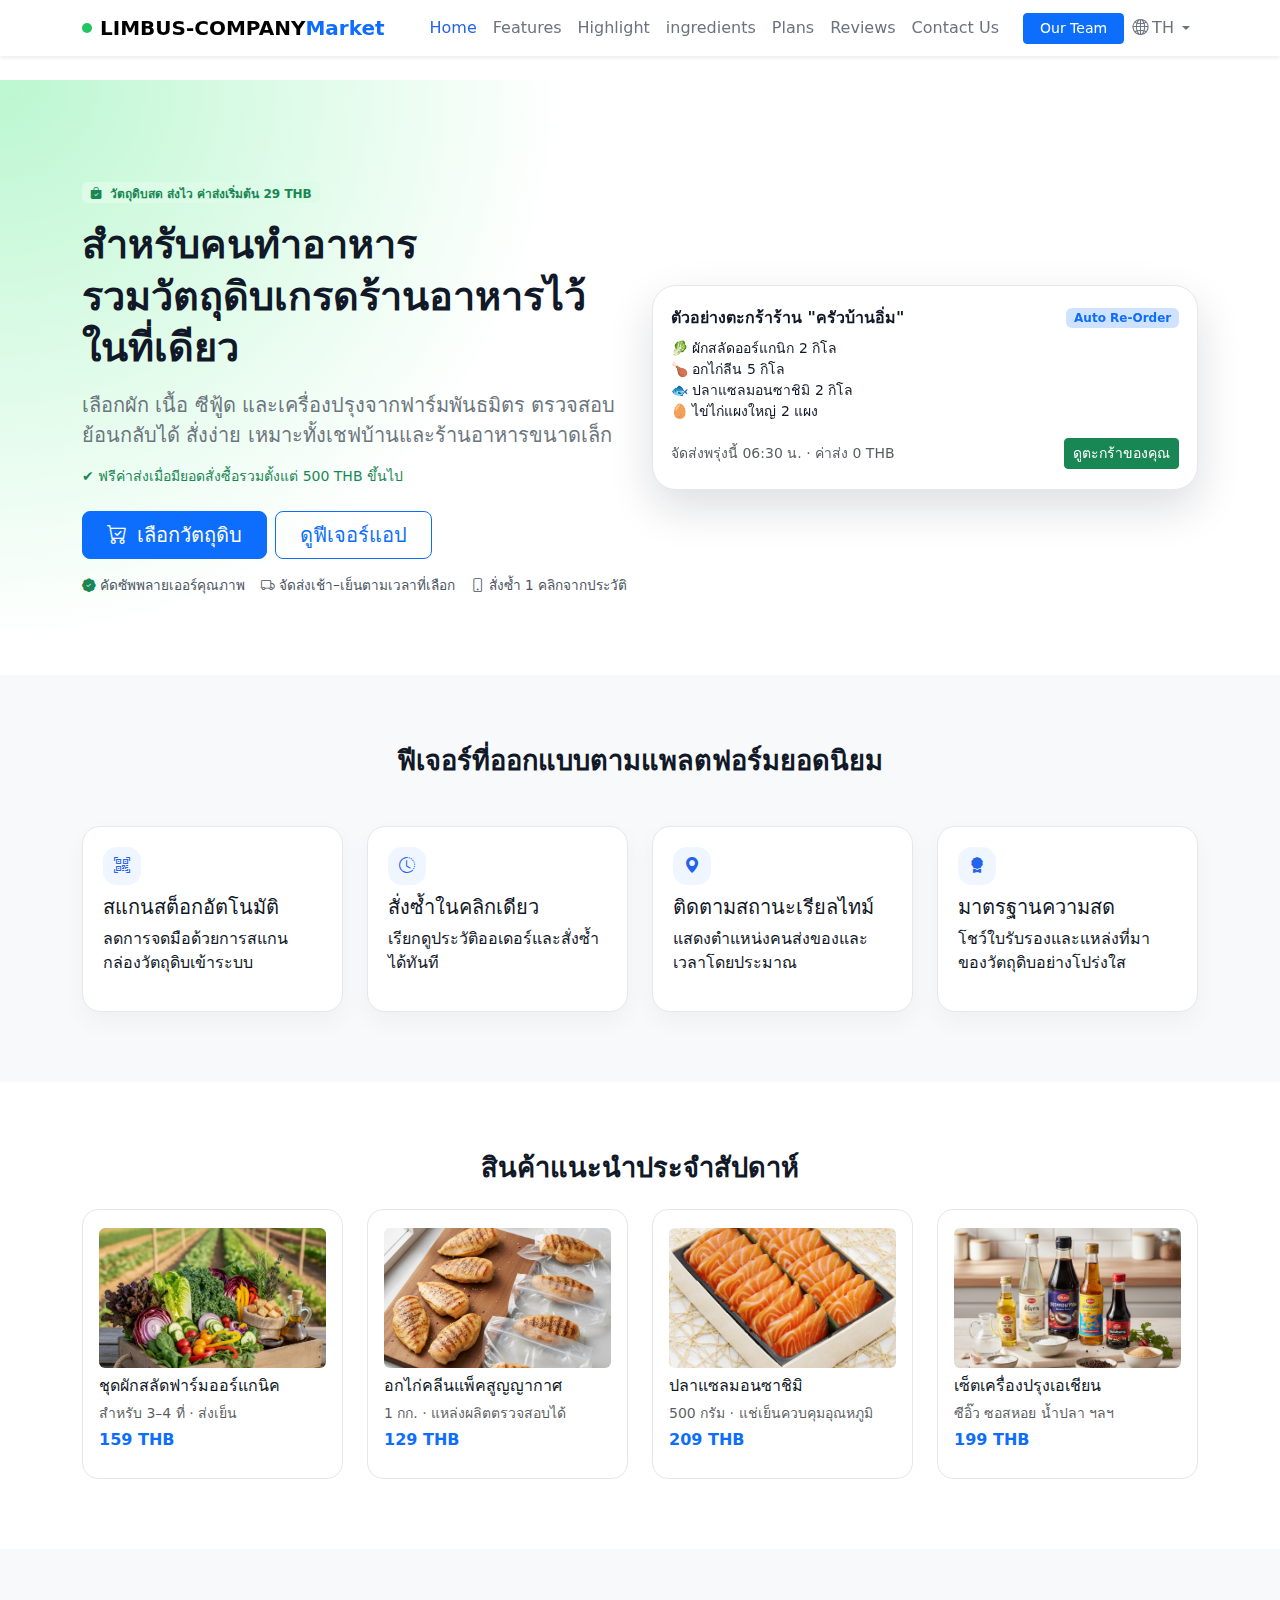
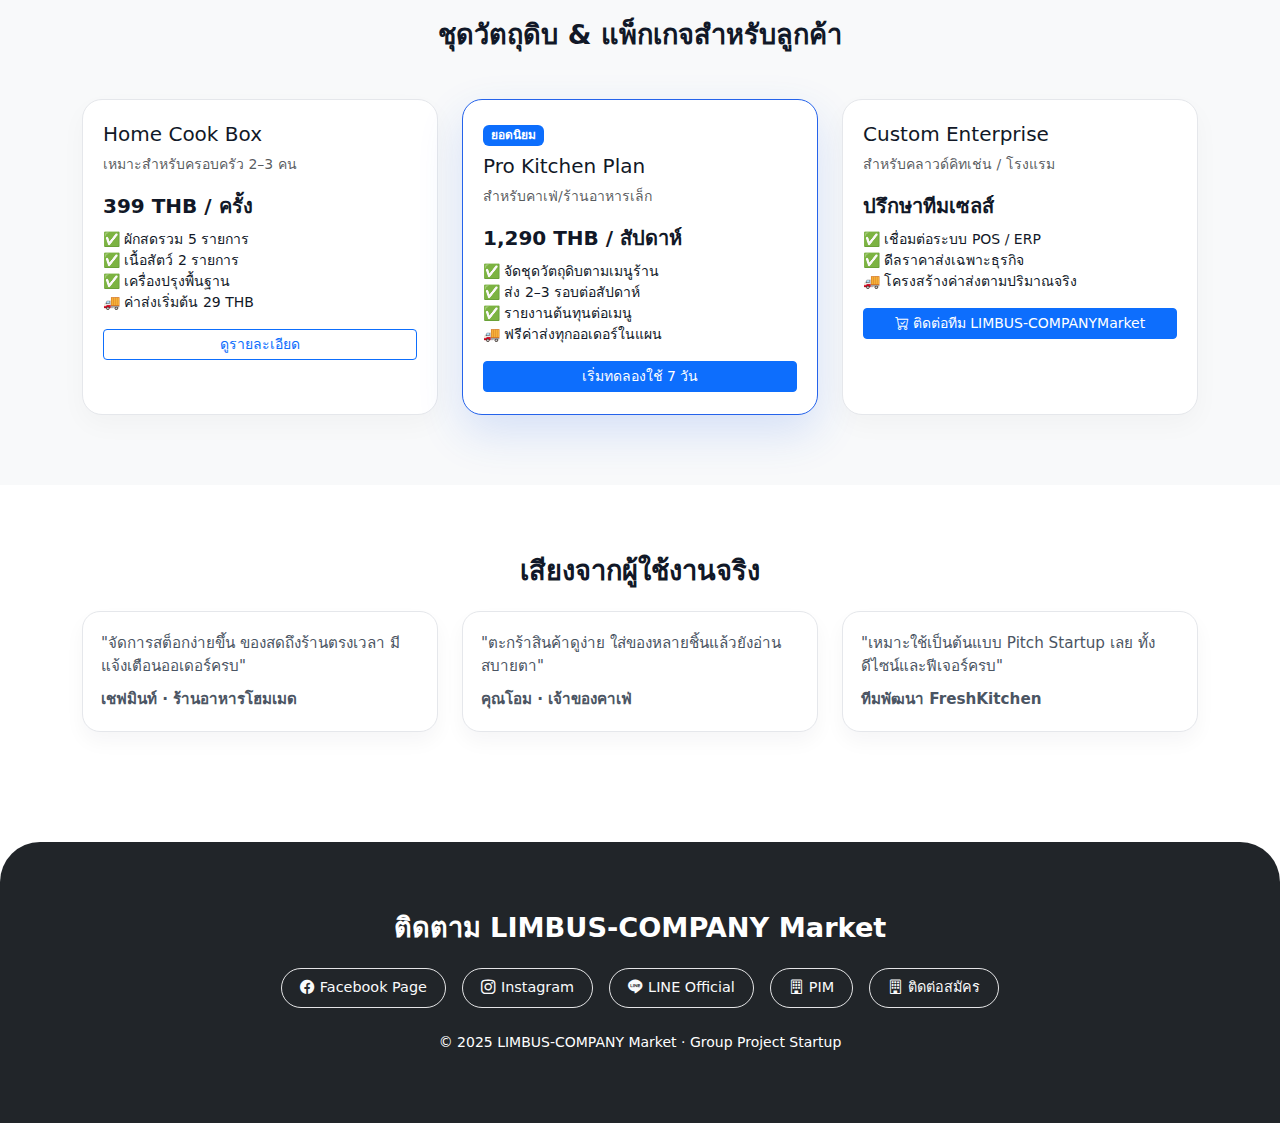
<file: index.html>
<!DOCTYPE html>
<html lang="th">
<head>
  <meta charset="UTF-8">
  <meta name="viewport" content="width=device-width, initial-scale=1.0">
  <title>LIMBUS COMPANY</title>
  <link href="https://cdn.jsdelivr.net/npm/bootstrap@5.3.3/dist/css/bootstrap.min.css" rel="stylesheet">
  <link rel="stylesheet" href="https://cdn.jsdelivr.net/npm/bootstrap-icons@1.11.3/font/bootstrap-icons.css">
  <link rel="stylesheet" href="css/styles.css">
</head>
<body data-bs-spy="scroll" data-bs-target="#mainNav" data-bs-offset="80" tabindex="0">

<nav id="mainNav" class="navbar navbar-expand-lg navbar-light bg-white shadow-sm fixed-top">
  <div class="container">
    <a class="navbar-brand fw-bold d-flex align-items-center" href="#Home">
      <span class="logo-dot me-2"></span>LIMBUS-COMPANY<span class="text-primary"> Market</span>
    </a>
    <button class="navbar-toggler" type="button" data-bs-toggle="collapse" data-bs-target="#navContent">
      <span class="navbar-toggler-icon"></span>
    </button>
    <div class="collapse navbar-collapse" id="navContent">
      <ul class="navbar-nav ms-auto align-items-lg-center">
        <li class="nav-item"><a class="nav-link active" href="#Home">Home</a></li>
        <li class="nav-item"><a class="nav-link" href="#features">Features</a></li>
        <li class="nav-item"><a class="nav-link" href="#products">Highlight</a></li>
        <li class="nav-item"><a class="nav-link" href="ingredients.html">ingredients</a></li>
        <li class="nav-item"><a class="nav-link" href="#plans">Plans</a></li>
        <li class="nav-item"><a class="nav-link" href="#testimonials">Reviews</a></li>
        <li class="nav-item"><a class="nav-link" href="#social">Contact Us</a></li>
        <li class="nav-item ms-lg-3">
          <a class="btn btn-primary btn-sm px-3" href="about.html">Our Team</a>
        </li>
  <a class="nav-link dropdown-toggle d-flex align-items-center gap-1"
     href="#"
     id="langDropdown"
     role="button"
     data-bs-toggle="dropdown"
     aria-expanded="false">
    <i class="bi bi-globe2"></i>
    <span id="currentLang">TH</span>
  </a>
  <ul class="dropdown-menu dropdown-menu-end" aria-labelledby="langDropdown">
    <li><button class="dropdown-item lang-select" data-lang="TH">ไทย</button></li>
    <li><button class="dropdown-item lang-select" data-lang="EN">English</button></li>
    </ul>
    </li>
      </ul>
    </div>
  </div>
</nav>

<header id="Home" class="hero-section">
  <div class="container">
    <div class="row align-items-center g-4">
      <div class="col-lg-6">
        <div class="badge bg-success-soft text-success mb-3">
          <i class="bi bi-bag-check-fill me-1"></i> วัตถุดิบสด ส่งไว ค่าส่งเริ่มต้น 29 THB
        </div>
        <h1 class="hero-title fw-bold mb-3" data-i18n="hero-title">
  สำหรับคนทำอาหาร<br class="d-none d-md-block">รวมวัตถุดิบเกรดร้านอาหารไว้ในที่เดียว
</h1>

<p class="lead text-secondary mb-3" data-i18n="hero-sub">
  เลือกผัก เนื้อ ซีฟู้ด และเครื่องปรุงจากฟาร์มพันธมิตร ตรวจสอบย้อนกลับได้
  สั่งง่าย เหมาะทั้งเชฟบ้านและร้านอาหารขนาดเล็ก
</p>
        <p class="small text-success mb-4">
          ✔ ฟรีค่าส่งเมื่อมียอดสั่งซื้อรวมตั้งแต่ 500 THB ขึ้นไป
        </p>
        <div class="d-flex flex-column flex-sm-row gap-2 mb-3">
          <a href="ingredients.html" class="btn btn-primary btn-lg px-4">
            <i class="bi bi-cart-check me-1"></i> เลือกวัตถุดิบ
          </a>
          <a href="#features" class="btn btn-outline-primary btn-lg px-4">
            ดูฟีเจอร์แอป
          </a>
        </div>
        <div class="d-flex flex-wrap gap-3 hero-trust">
          <div><i class="bi bi-patch-check-fill text-success me-1"></i>คัดซัพพลายเออร์คุณภาพ</div>
          <div><i class="bi bi-truck me-1"></i>จัดส่งเช้า–เย็นตามเวลาที่เลือก</div>
          <div><i class="bi bi-phone me-1"></i>สั่งซ้ำ 1 คลิกจากประวัติ</div>
        </div>
      </div>
      <div class="col-lg-6">
        <div class="hero-card">
          <div class="d-flex justify-content-between align-items-center mb-2">
            <div class="fw-semibold">ตัวอย่างตะกร้าร้าน "ครัวบ้านอิ่ม"</div>
            <span class="badge bg-primary-subtle text-primary">Auto Re-Order</span>
          </div>
          <ul class="list-unstyled small mb-3">
            <li>🥬 ผักสลัดออร์แกนิก 2 กิโล</li>
            <li>🍗 อกไก่ลีน 5 กิโล</li>
            <li>🐟 ปลาแซลมอนซาชิมิ 2 กิโล</li>
            <li>🥚 ไข่ไก่แผงใหญ่ 2 แผง</li>
          </ul>
          <div class="d-flex justify-content-between align-items-center">
            <div class="text-muted small">จัดส่งพรุ่งนี้ 06:30 น. · ค่าส่ง 0 THB </div>
            <button class="btn btn-success btn-sm" type="button" data-bs-toggle="offcanvas" data-bs-target="#cartDrawer">
              ดูตะกร้าของคุณ
            </button>
          </div>
        </div>
      </div>
    </div>
  </div>
</header>

<section id="features" class="section-pad bg-light">
  <div class="container">
    <h2 class="section-title text-center">ฟีเจอร์ที่ออกแบบตามแพลตฟอร์มยอดนิยม</h2>
    <p class="section-subtitle text-center mb-5">
    </p>
    <div class="row g-4">
      <div class="col-12 col-md-6 col-lg-3">
        <div class="feature-card h-100">
          <div class="icon-wrap"><i class="bi bi-qr-code-scan"></i></div>
          <h5>สแกนสต็อกอัตโนมัติ</h5>
          <p>ลดการจดมือด้วยการสแกนกล่องวัตถุดิบเข้าระบบ</p>
        </div>
      </div>
      <div class="col-12 col-md-6 col-lg-3">
        <div class="feature-card h-100">
          <div class="icon-wrap"><i class="bi bi-clock-history"></i></div>
          <h5>สั่งซ้ำในคลิกเดียว</h5>
          <p>เรียกดูประวัติออเดอร์และสั่งซ้ำได้ทันที</p>
        </div>
      </div>
      <div class="col-12 col-md-6 col-lg-3">
        <div class="feature-card h-100">
          <div class="icon-wrap"><i class="bi bi-geo-alt-fill"></i></div>
          <h5>ติดตามสถานะเรียลไทม์</h5>
          <p>แสดงตำแหน่งคนส่งของและเวลาโดยประมาณ</p>
        </div>
      </div>
      <div class="col-12 col-md-6 col-lg-3">
        <div class="feature-card h-100">
          <div class="icon-wrap"><i class="bi bi-award-fill"></i></div>
          <h5>มาตรฐานความสด</h5>
          <p>โชว์ใบรับรองและแหล่งที่มาของวัตถุดิบอย่างโปร่งใส</p>
        </div>
      </div>
    </div>
  </div>
</section>

<section id="products" class="section-pad">
  <div class="container">
    <h2 class="section-title text-center">สินค้าแนะนำประจำสัปดาห์</h2>
    <p class="section-subtitle text-center mb-4">
    </p>
    <div class="row g-4">
      <div class="col-12 col-sm-6 col-lg-3">
        <div class="ingredient-card h-100">
          <img src="jpg/Or1.jpg"
               alt="ชุดผักสลัดฟาร์มออร์แกนิค" class="img-fluid rounded mb-2 product-img">
          <h6>ชุดผักสลัดฟาร์มออร์แกนิค</h6>
          <p class="small text-muted mb-1">สำหรับ 3–4 ที่ · ส่งเย็น</p>
          <div class="fw-bold text-primary mb-2">159 THB</div>
          <!--<button class="btn btn-outline-primary btn-sm w-100 add-to-cart"
                  data-name="ชุดผักสลัดฟาร์มออร์แกนิก"
                  data-price="159">
            เพิ่มในตะกร้า
          </button>-->
        </div>
      </div>
      <div class="col-12 col-sm-6 col-lg-3">
        <div class="ingredient-card h-100">
          <img src="jpg/Or2.png"
               alt="อกไก่คลีนแพ็คสูญญากาศ" class="img-fluid rounded mb-2 product-img">
          <h6>อกไก่คลีนแพ็คสูญญากาศ</h6>
          <p class="small text-muted mb-1">1 กก. · แหล่งผลิตตรวจสอบได้</p>
          <div class="fw-bold text-primary mb-2">129 THB</div>
          <!--<button class="btn btn-outline-primary btn-sm w-100 add-to-cart"
                  data-name="อกไก่ลีนแพ็กสูญญากาศ"
                  data-price="129">
            เพิ่มในตะกร้า
          </button>-->
        </div>
      </div>
      <div class="col-12 col-sm-6 col-lg-3">
        <div class="ingredient-card h-100">
          <img src="jpg/Or3.jpg"
               alt="ปลาแซลมอนซาชิมิ" class="img-fluid rounded mb-2 product-img">
          <h6>ปลาแซลมอนซาชิมิ</h6>
          <p class="small text-muted mb-1">500 กรัม · แช่เย็นควบคุมอุณหภูมิ</p>
          <div class="fw-bold text-primary mb-2">209 THB</div>
          <!--<button class="btn btn-outline-primary btn-sm w-100 add-to-cart"
                  data-name="ปลาแซลมอนซาชิมิ"
                  data-price="289">
            เพิ่มในตะกร้า
          </button>-->
        </div>
      </div>
      <div class="col-12 col-sm-6 col-lg-3">
        <div class="ingredient-card h-100">
          <img src="jpg/Or4.jpg"
               alt="เซ็ตเครื่องปรุงเอเชียน" class="img-fluid rounded mb-2 product-img">
          <h6>เซ็ตเครื่องปรุงเอเชียน</h6>
          <p class="small text-muted mb-1">ซีอิ๊ว ซอสหอย น้ำปลา ฯลฯ</p>
          <div class="fw-bold text-primary mb-2">199 THB</div>
          <!-- <button class="btn btn-outline-primary btn-sm w-100 add-to-cart"
                  data-name="เซ็ตเครื่องปรุงเอเชียน"
                  data-price="199">
            เพิ่มในตะกร้า
          </button> -->
        </div>
      </div>
    </div>
  </div>
</section>

<section id="plans" class="section-pad bg-light">
  <div class="container">
    <h2 class="section-title text-center">ชุดวัตถุดิบ & แพ็กเกจสำหรับลูกค้า</h2>
    <p class="section-subtitle text-center mb-5">
    </p>
    <div class="row g-4 justify-content-center">
      <div class="col-12 col-md-4">
        <div class="plan-card h-100">
          <h5>Home Cook Box</h5>
          <p class="text-muted small">เหมาะสำหรับครอบครัว 2–3 คน</p>
          <div class="price-tag">399 THB / ครั้ง</div>
          <ul class="list-unstyled small mb-3">
            <li>✅ ผักสดรวม 5 รายการ</li>
            <li>✅ เนื้อสัตว์ 2 รายการ</li>
            <li>✅ เครื่องปรุงพื้นฐาน</li>
            <li>🚚 ค่าส่งเริ่มต้น 29 THB</li>
          </ul>
          <button class="btn btn-outline-primary w-100 btn-sm">ดูรายละเอียด</button>
        </div>
      </div>
      <div class="col-12 col-md-4">
        <div class="plan-card h-100 plan-featured">
          <div class="badge bg-primary text-white mb-2">ยอดนิยม</div>
          <h5>Pro Kitchen Plan</h5>
          <p class="text-muted small">สำหรับคาเฟ่/ร้านอาหารเล็ก</p>
          <div class="price-tag">1,290 THB / สัปดาห์</div>
          <ul class="list-unstyled small mb-3">
            <li>✅ จัดชุดวัตถุดิบตามเมนูร้าน</li>
            <li>✅ ส่ง 2–3 รอบต่อสัปดาห์</li>
            <li>✅ รายงานต้นทุนต่อเมนู</li>
            <li>🚚 ฟรีค่าส่งทุกออเดอร์ในแผน</li>
          </ul>
          <button class="btn btn-primary w-100 btn-sm" id="checkBtn" type="button">เริ่มทดลองใช้ 7 วัน</button>
        </div>
      </div>
      <div class="col-12 col-md-4">
        <div class="plan-card h-100">
          <h5>Custom Enterprise</h5>
          <p class="text-muted small">สำหรับคลาวด์คิทเช่น / โรงแรม</p>
          <div class="price-tag">ปรึกษาทีมเซลส์</div>
          <ul class="list-unstyled small mb-3">
            <li>✅ เชื่อมต่อระบบ POS / ERP</li>
            <li>✅ ดีลราคาส่งเฉพาะธุรกิจ</li>
            <li>🚚 โครงสร้างค่าส่งตามปริมาณจริง</li>
          </ul>
          <a href="https://www.pim.ac.th" class="btn btn-primary w-100 btn-sm">
            <i class="bi bi-cart-check me-1"></i>ติดต่อทีม LIMBUS-COMPANYMarket
          </a>
        </div>
      </div>
    </div>
  </div>
</section>

<section id="testimonials" class="section-pad">
  <div class="container">
    <h2 class="section-title text-center">เสียงจากผู้ใช้งานจริง</h2>
    <p class="section-subtitle text-center mb-4">
    </p>
    <div class="row g-4">
      <div class="col-12 col-md-4">
        <div class="testimonial-card h-100">
          <p>"จัดการสต็อกง่ายขึ้น ของสดถึงร้านตรงเวลา มีแจ้งเตือนออเดอร์ครบ"</p>
          <div class="fw-semibold">เชฟมินท์ · ร้านอาหารโฮมเมด</div>
        </div>
      </div>
      <div class="col-12 col-md-4">
        <div class="testimonial-card h-100">
          <p>"ตะกร้าสินค้าดูง่าย ใส่ของหลายชิ้นแล้วยังอ่านสบายตา"</p>
          <div class="fw-semibold">คุณโอม · เจ้าของคาเฟ่</div>
        </div>
      </div>
      <div class="col-12 col-md-4">
        <div class="testimonial-card h-100">
          <p>"เหมาะใช้เป็นต้นแบบ Pitch Startup เลย ทั้งดีไซน์และฟีเจอร์ครบ"</p>
          <div class="fw-semibold">ทีมพัฒนา FreshKitchen</div>
        </div>
      </div>
  </div>
</section>

<section id="social" class="section-pad bg-dark text-white">
  <div class="container text-center">
    <h2 class="section-title text-white">ติดตาม LIMBUS-COMPANY Market</h2>
    <p class="section-subtitle text-light mb-4">
    </p>
    <div class="d-flex flex-wrap gap-3 justify-content-center mb-4">
      <a href="https://www.pim.ac.th" class="social-pill"><i class="bi bi-facebook"></i> Facebook Page</a>
      <a href="https://www.pim.ac.th" class="social-pill"><i class="bi bi-instagram"></i> Instagram</a>
      <a href="https://www.pim.ac.th" class="social-pill"><i class="bi bi-line"></i> LINE Official</a>
      <a href="https://www.pim.ac.th" target="_blank" class="social-pill"><i class="bi bi-building"></i> PIM</a>
      <a href="Testimonial/testimonial.html" target="_blank" class="social-pill"><i class="bi bi-building"></i> ติดต่อสมัคร</a>
    </div>
    <p class="small mb-0">© 2025 LIMBUS-COMPANY Market · Group Project Startup</p>
  </div>
</section>

<div class="offcanvas offcanvas-end" tabindex="-1" id="cartDrawer">
  <div class="offcanvas-header border-bottom">
    <h5 class="offcanvas-title">Your Cart</h5>
    <button type="button" class="btn-close text-reset" data-bs-dismiss="offcanvas"></button>
  </div>
  <div class="offcanvas-body d-flex flex-column">
    <div id="cartItems" class="flex-grow-1 small text-secondary py-2">
      Your cart is empty.
    </div>
    <div class="border-top pt-3">
      <div class="d-flex justify-content-between align-items-center mb-1">
        <span class="fw-semibold">Subtotal</span>
        <span class="fw-semibold"><span id="cartTotal">0</span> THB</span>
      </div>
      <p class="small text-muted mb-2">
        🚚 ฟรีค่าส่งเมื่อยอดถึง 500 THB
      </p>
      <button class="btn btn-dark w-100" id="checkoutBtn" type="button">
        Proceed to Checkout
      </button>
      <p class="small text-muted mt-2 mb-0">
      </p>
    </div>
  </div>
</div>

<script src="https://cdn.jsdelivr.net/npm/bootstrap@5.3.3/dist/js/bootstrap.bundle.min.js"></script>
<script src="js/app.js"></script>
</body>
</html>
</file>
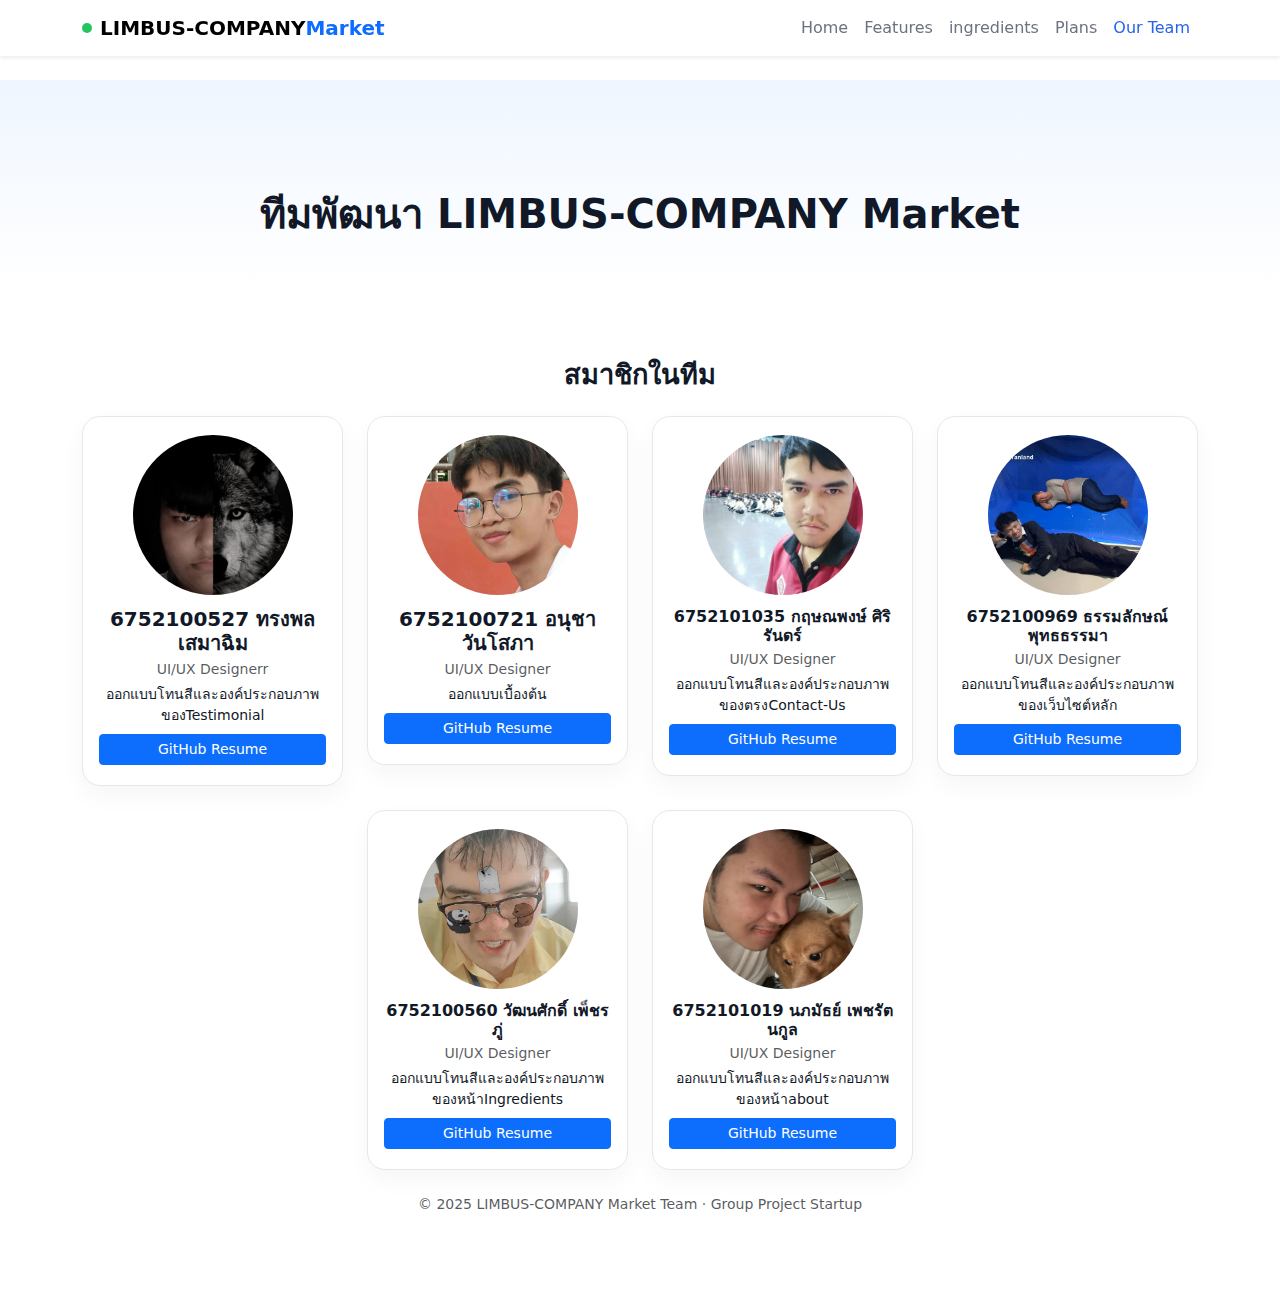
<file: about.html>
<!DOCTYPE html>
<html lang="th">
<head>
  <meta charset="UTF-8">
  <meta name="viewport" content="width=device-width, initial-scale=1.0">
  <title>about – Our Team</title>
  <link href="https://cdn.jsdelivr.net/npm/bootstrap@5.3.3/dist/css/bootstrap.min.css" rel="stylesheet">
  <link rel="stylesheet" href="https://cdn.jsdelivr.net/npm/bootstrap-icons@1.11.3/font/bootstrap-icons.css">
  <link rel="stylesheet" href="css/styles.css">
</head>
<body>
<nav class="navbar navbar-expand-lg navbar-light bg-white shadow-sm fixed-top">
  <div class="container">
    <a class="navbar-brand fw-bold d-flex align-items-center" href="index.html">
      <span class="logo-dot me-2"></span>LIMBUS-COMPANY<span class="text-primary">Market</span>
    </a>
    <button class="navbar-toggler" type="button" data-bs-toggle="collapse" data-bs-target="#aboutNav">
      <span class="navbar-toggler-icon"></span>
    </button>
    <div class="collapse navbar-collapse" id="aboutNav">
      <ul class="navbar-nav ms-auto align-items-lg-center">
        <li class="nav-item"><a class="nav-link" href="index.html#home">Home</a></li>
        <li class="nav-item"><a class="nav-link" href="index.html#features">Features</a></li>
        <li class="nav-item"><a class="nav-link" href="ingredients.html">ingredients</a></li>
        <li class="nav-item"><a class="nav-link" href="index.html#plans">Plans</a></li>
        <li class="nav-item"><a class="nav-link active" href="about.html">Our Team</a></li>
      </ul>
    </div>
  </div>
</nav>

<section class="about-hero">
  <div class="container text-center">
    <h1 class="fw-bold mb-3">ทีมพัฒนา LIMBUS-COMPANY Market</h1>
    <p class="text-secondary mb-0">
    </p>
  </div>
</section>

<section class="section-pad">
  <div class="container">
    <h2 class="section-title text-center">สมาชิกในทีม</h2>
    <p class="section-subtitle text-center mb-4">
    </p>
    <div class="row g-4 justify-content-center">
      <div class="col-12 col-sm-6 col-lg-3">
        <div class="member-card text-center">
          <img class="avatar" src="IMG/GUTS.jpg" alt="Sam Connell">
          <h5 class="fw-bold mb-1">6752100527 ทรงพล เสมาฉิม</h5>
          <p class="small text-muted mb-1">UI/UX Designerr</p>
          <p class="small mb-2">ออกแบบโทนสีและองค์ประกอบภาพของTestimonial</p>
          <a href="#" class="btn btn-primary w-100 btn-sm" target="_blank" rel="noopener">
            GitHub Resume
          </a>
        </div>
      </div>
      <div class="col-12 col-sm-6 col-lg-3">
        <div class="member-card text-center">
          <img class="avatar" src="IMG/HACK.jpg" alt="Sam Connell">
          <h5 class="fw-bold mb-1">6752100721 อนุชา วันโสภา</h5>
          <p class="small text-muted mb-1">UI/UX Designer</p>
          <p class="small mb-2">ออกแบบเบื้องต้น</p>
          <a href="#" class="btn btn-primary w-100 btn-sm"target="_blank" rel="noopener">
            GitHub Resume
          </a>
        </div>
      </div>
      <div class="col-12 col-sm-6 col-lg-3">
        <div class="member-card text-center">
         <img class="avatar" src="IMG/PEDO.jpg" alt="Sam Connell">
          <h6 class="fw-bold mb-1">6752101035 กฤษณพงษ์ ศิริรันดร์</h6>
          <p class="small text-muted mb-1">UI/UX Designer</p>
          <p class="small mb-2">ออกแบบโทนสีและองค์ประกอบภาพของตรงContact-Us</p>
          <a href="https://ayano049.github.io/resume/" class="btn btn-primary w-100 btn-sm" target="_blank" rel="noopener">
            GitHub Resume
          </a>
        </div>
      </div>
      <div class="col-12 col-sm-6 col-lg-3">
        <div class="member-card text-center">
         <img class="avatar" src="IMG/577163329_2090024681812854_6775539775373493411_n.jpg" alt="Sam Connell">
          <h6 class="fw-bold mb-1">6752100969 ธรรมลักษณ์ พุทธธรรมา</h6>
          <p class="small text-muted mb-1">UI/UX Designer</p>
          <p class="small mb-2">ออกแบบโทนสีและองค์ประกอบภาพของเว็บไซต์หลัก</p>
          <a href="https://thammalak.github.io/Resume/" class="btn btn-primary w-100 btn-sm" target="_blank" rel="noopener">
            GitHub Resume
          </a>
        </div>
      </div>
      <div class="col-12 col-sm-6 col-lg-3">
        <div class="member-card text-center">
         <img class="avatar" src="IMG/J3K.jpg" alt="Sam Connell">
          <h6 class="fw-bold mb-1">6752100560 วัฒนศักดิ์ เพ็ชรภู่</h6>
          <p class="small text-muted mb-1">UI/UX Designer</p>
          <p class="small mb-2">ออกแบบโทนสีและองค์ประกอบภาพของหน้าIngredients</p>
          <a href="#" class="btn btn-primary w-100 btn-sm" target="_blank" rel="noopener">
            GitHub Resume
          </a>
        </div>
      </div>
      <div class="col-12 col-sm-6 col-lg-3">
        <div class="member-card text-center">
         <img class="avatar" src="IMG/EAT DOG.jpg" alt="Sam Connell">
          <h6 class="fw-bold mb-1">6752101019 นภมัธย์ เพชรัตนกูล</h6>
          <p class="small text-muted mb-1">UI/UX Designer</p>
          <p class="small mb-2">ออกแบบโทนสีและองค์ประกอบภาพของหน้าabout</p>
          <a href="https://napamath.github.io/RESUME/" class="btn btn-primary w-100 btn-sm" target="_blank" rel="noopener">
            GitHub Resume
          </a>
        </div>
      </div>
    </div>
  </div>

<footer class="py-4 text-center small text-muted">
  © 2025 LIMBUS-COMPANY Market Team · Group Project Startup
</footer>

<script src="https://cdn.jsdelivr.net/npm/bootstrap@5.3.3/dist/js/bootstrap.bundle.min.js"></script>
</body>
</html>
</file>
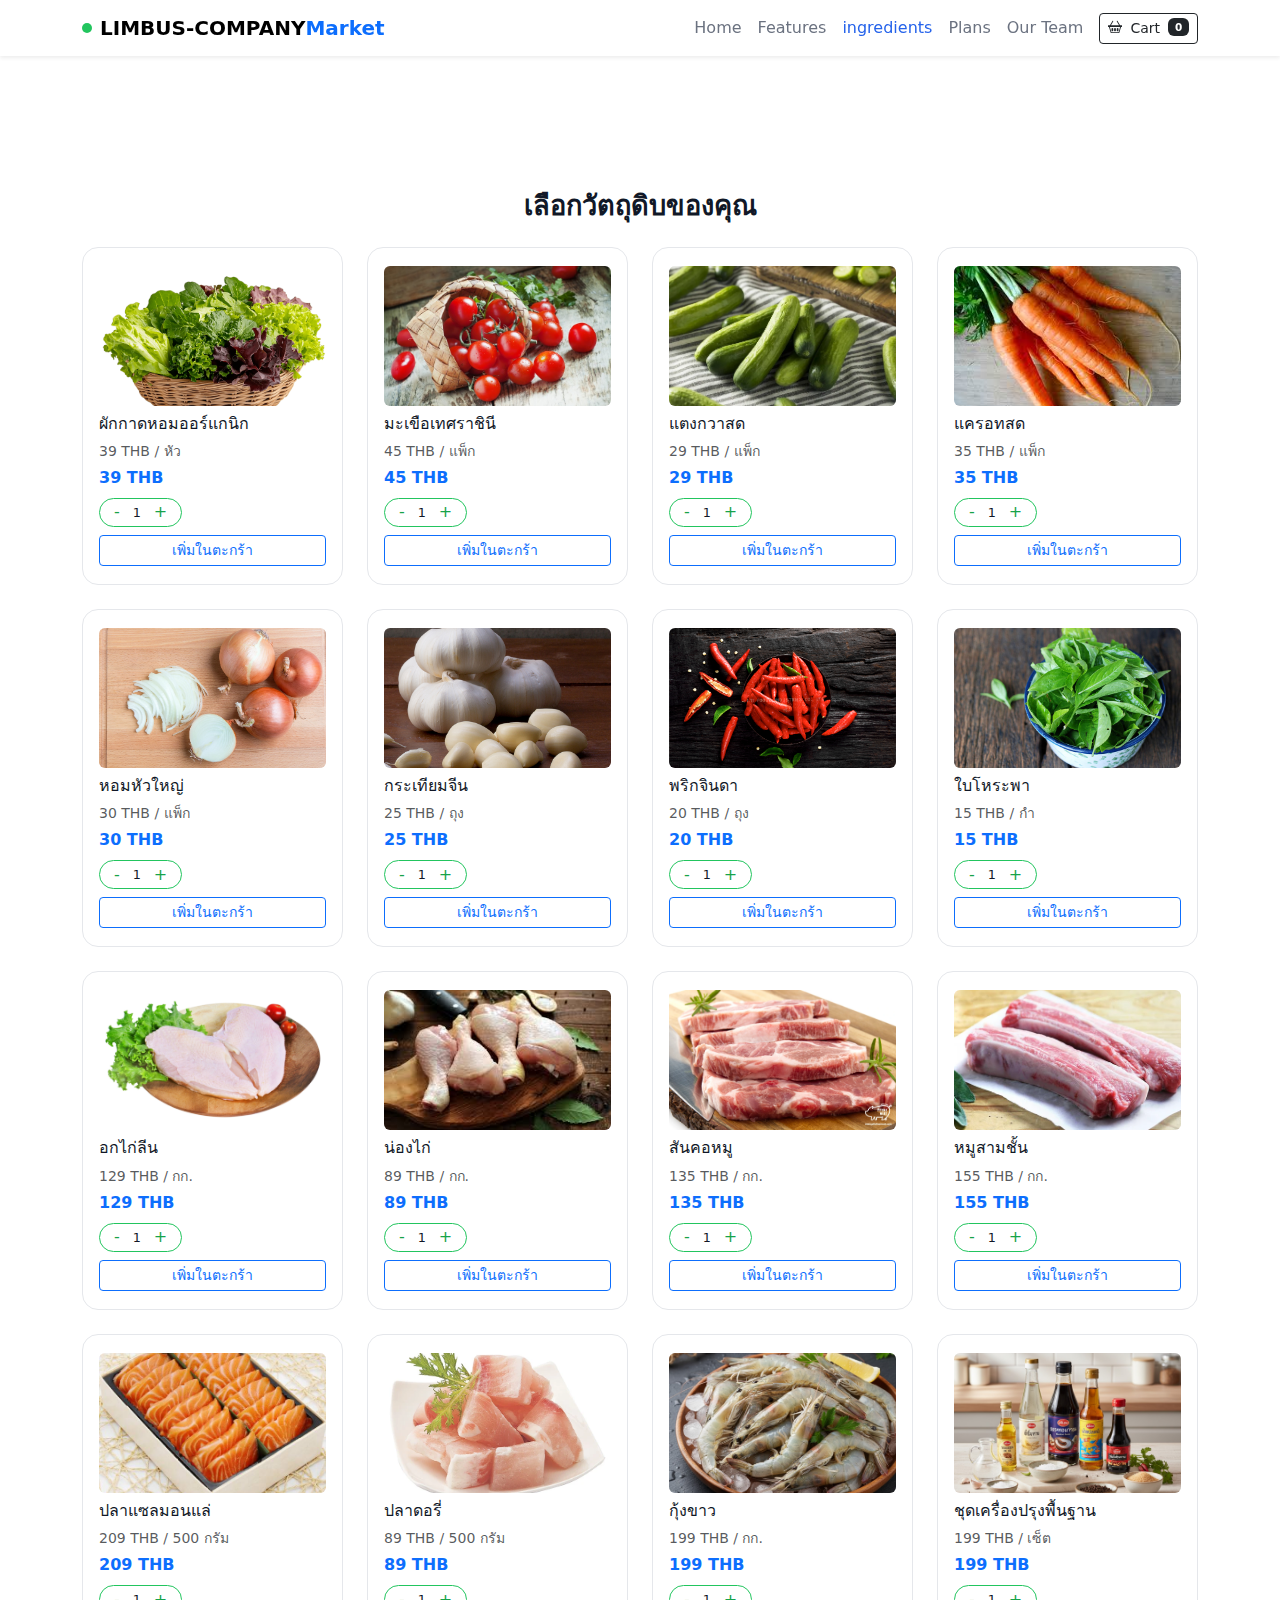
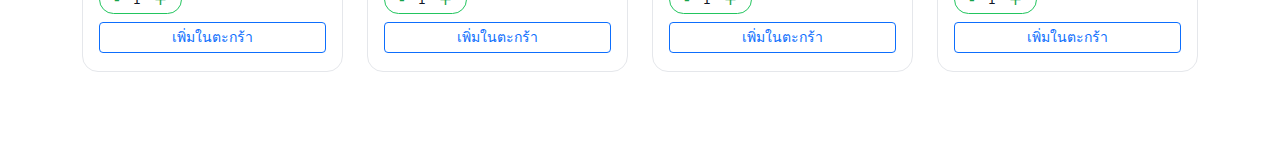
<file: ingredients.html>
<!DOCTYPE html>
<html lang="th">
<head>
  <meta charset="UTF-8">
  <meta name="viewport" content="width=device-width, initial-scale=1.0">
  <title>ingredients – LIMBUS-COMPANY Market</title>
  <link href="https://cdn.jsdelivr.net/npm/bootstrap@5.3.3/dist/css/bootstrap.min.css" rel="stylesheet">
  <link rel="stylesheet" href="https://cdn.jsdelivr.net/npm/bootstrap-icons@1.11.3/font/bootstrap-icons.css">
  <link rel="stylesheet" href="css/styles.css">
</head>
<body>
<nav class="navbar navbar-expand-lg navbar-light bg-white shadow-sm fixed-top">
  <div class="container">
    <a class="navbar-brand fw-bold d-flex align-items-center" href="index.html">
      <span class="logo-dot me-2"></span>LIMBUS-COMPANY<span class="text-primary">Market</span>
    </a>
    <button class="navbar-toggler" type="button" data-bs-toggle="collapse" data-bs-target="#navIng">
      <span class="navbar-toggler-icon"></span>
    </button>
    <div class="collapse navbar-collapse" id="navIng">
      <ul class="navbar-nav ms-auto align-items-lg-center">
        <li class="nav-item"><a class="nav-link" href="index.html#home">Home</a></li>
        <li class="nav-item"><a class="nav-link" href="index.html#features">Features</a></li>
        <li class="nav-item"><a class="nav-link active" href="ingredients.html">ingredients</a></li>
        <li class="nav-item"><a class="nav-link" href="index.html#plans">Plans</a></li>
        <li class="nav-item"><a class="nav-link" href="about.html">Our Team</a></li>
        <li class="nav-item ms-lg-2">
          <button class="btn btn-outline-dark btn-sm d-flex align-items-center gap-2"
                  type="button"
                  data-bs-toggle="offcanvas"
                  data-bs-target="#cartDrawer">
            <i class="bi bi-basket2"></i>
            <span>Cart</span>
            <span class="badge bg-dark" id="cartCount">0</span>
          </button>
        </li>
      </ul>
    </div>
  </div>
</nav>

<section class="section-pad" style="padding-top:110px;">
  <div class="container">
    <h1 class="section-title text-center">เลือกวัตถุดิบของคุณ</h1>
    <p class="section-subtitle text-center mb-4">
    </p>
    <div class="row g-4">
      <!-- 1 -->
      <div class="col-12 col-sm-6 col-md-4 col-lg-3">
        <div class="ingredient-card h-100">
          <img src="jpg/ord1.png" class="img-fluid rounded mb-2 product-img" alt="ผักกาดหอมออร์แกนิก">
          <h6>ผักกาดหอมออร์แกนิก</h6>
          <p class="small text-muted mb-1">39 THB / หัว</p>
          <div class="fw-bold text-primary mb-2">39 THB</div>
          <div class="qty-pill">
  <button class="qty-btn" data-action="dec">-</button>
  <span class="qty-val">1</span>
  <button class="qty-btn" data-action="inc">+</button>
</div>

          <button class="btn btn-outline-primary btn-sm w-100 add-to-cart" data-name="ผักกาดหอมออร์แกนิก" data-price="39">เพิ่มในตะกร้า</button>
        </div>
      </div>
      <!-- 2 -->
      <div class="col-12 col-sm-6 col-md-4 col-lg-3">
        <div class="ingredient-card h-100">
          <img src="jpg/ord2.jpg" class="img-fluid rounded mb-2 product-img" alt="มะเขือเทศราชินี">
          <h6>มะเขือเทศราชินี</h6>
          <p class="small text-muted mb-1">45 THB / แพ็ก</p>
          <div class="fw-bold text-primary mb-2">45 THB</div>
          <div class="qty-pill">
  <button class="qty-btn" data-action="dec">-</button>
  <span class="qty-val">1</span>
  <button class="qty-btn" data-action="inc">+</button>
</div>

          <button class="btn btn-outline-primary btn-sm w-100 add-to-cart" data-name="มะเขือเทศราชินี" data-price="45">เพิ่มในตะกร้า</button>
        </div>
      </div>
      <!-- 3 -->
      <div class="col-12 col-sm-6 col-md-4 col-lg-3">
        <div class="ingredient-card h-100">
          <img src="jpg/ord3.jpg" class="img-fluid rounded mb-2 product-img" alt="แตงกวาสด">
          <h6>แตงกวาสด</h6>
          <p class="small text-muted mb-1">29 THB / แพ็ก</p>
          <div class="fw-bold text-primary mb-2">29 THB</div>
          <div class="qty-pill">
  <button class="qty-btn" data-action="dec">-</button>
  <span class="qty-val">1</span>
  <button class="qty-btn" data-action="inc">+</button>
</div>

          <button class="btn btn-outline-primary btn-sm w-100 add-to-cart" data-name="แตงกวาสด" data-price="29">เพิ่มในตะกร้า</button>
        </div>
      </div>
      <!-- 4 -->
      <div class="col-12 col-sm-6 col-md-4 col-lg-3">
        <div class="ingredient-card h-100">
          <img src="jpg/ord4.jpg" class="img-fluid rounded mb-2 product-img" alt="แครอทสด">
          <h6>แครอทสด</h6>
          <p class="small text-muted mb-1">35 THB / แพ็ก</p>
          <div class="fw-bold text-primary mb-2">35 THB</div>
          <div class="qty-pill">
  <button class="qty-btn" data-action="dec">-</button>
  <span class="qty-val">1</span>
  <button class="qty-btn" data-action="inc">+</button>
</div>

          <button class="btn btn-outline-primary btn-sm w-100 add-to-cart" data-name="แครอทสด" data-price="35">เพิ่มในตะกร้า</button>
        </div>
      </div>
      <!-- 5 -->
      <div class="col-12 col-sm-6 col-md-4 col-lg-3">
        <div class="ingredient-card h-100">
          <img src="jpg/ord5.jpg" class="img-fluid rounded mb-2 product-img" alt="หอมหัวใหญ่">
          <h6>หอมหัวใหญ่</h6>
          <p class="small text-muted mb-1">30 THB / แพ็ก</p>
          <div class="fw-bold text-primary mb-2">30 THB</div>
          <div class="qty-pill">
  <button class="qty-btn" data-action="dec">-</button>
  <span class="qty-val">1</span>
  <button class="qty-btn" data-action="inc">+</button>
</div>

          <button class="btn btn-outline-primary btn-sm w-100 add-to-cart" data-name="หอมหัวใหญ่" data-price="30">เพิ่มในตะกร้า</button>
        </div>
      </div>
      <!-- 6 -->
      <div class="col-12 col-sm-6 col-md-4 col-lg-3">
        <div class="ingredient-card h-100">
          <img src="jpg/ord6.jpg" class="img-fluid rounded mb-2 product-img" alt="กระเทียมจีน">
          <h6>กระเทียมจีน</h6>
          <p class="small text-muted mb-1">25 THB / ถุง</p>
          <div class="fw-bold text-primary mb-2">25 THB</div>
          <div class="qty-pill">
  <button class="qty-btn" data-action="dec">-</button>
  <span class="qty-val">1</span>
  <button class="qty-btn" data-action="inc">+</button>
</div>

          <button class="btn btn-outline-primary btn-sm w-100 add-to-cart" data-name="กระเทียมจีน" data-price="25">เพิ่มในตะกร้า</button>
        </div>
      </div>
      <!-- 7 -->
      <div class="col-12 col-sm-6 col-md-4 col-lg-3">
        <div class="ingredient-card h-100">
          <img src="jpg/ord7.jpg" class="img-fluid rounded mb-2 product-img" alt="พริกจินดา">
          <h6>พริกจินดา</h6>
          <p class="small text-muted mb-1">20 THB / ถุง</p>
          <div class="fw-bold text-primary mb-2">20 THB</div>
          <div class="qty-pill">
  <button class="qty-btn" data-action="dec">-</button>
  <span class="qty-val">1</span>
  <button class="qty-btn" data-action="inc">+</button>
</div>

          <button class="btn btn-outline-primary btn-sm w-100 add-to-cart" data-name="พริกจินดา" data-price="20">เพิ่มในตะกร้า</button>
        </div>
      </div>
      <!-- 8 -->
      <div class="col-12 col-sm-6 col-md-4 col-lg-3">
        <div class="ingredient-card h-100">
          <img src="jpg/ord8.jpg" class="img-fluid rounded mb-2 product-img" alt="ใบโหระพา">
          <h6>ใบโหระพา</h6>
          <p class="small text-muted mb-1">15 THB / กำ</p>
          <div class="fw-bold text-primary mb-2">15 THB</div>
          <div class="qty-pill">
  <button class="qty-btn" data-action="dec">-</button>
  <span class="qty-val">1</span>
  <button class="qty-btn" data-action="inc">+</button>
</div>

          <button class="btn btn-outline-primary btn-sm w-100 add-to-cart" data-name="ใบโหระพา" data-price="15">เพิ่มในตะกร้า</button>
        </div>
      </div>
      <!-- 9 -->
      <div class="col-12 col-sm-6 col-md-4 col-lg-3">
        <div class="ingredient-card h-100">
          <img src="jpg/ord9.jpg" class="img-fluid rounded mb-2 product-img" alt="อกไก่ลีน">
          <h6>อกไก่ลีน</h6>
          <p class="small text-muted mb-1">129 THB / กก.</p>
          <div class="fw-bold text-primary mb-2">129 THB</div>
          <div class="qty-pill">
  <button class="qty-btn" data-action="dec">-</button>
  <span class="qty-val">1</span>
  <button class="qty-btn" data-action="inc">+</button>
</div>

          <button class="btn btn-outline-primary btn-sm w-100 add-to-cart" data-name="อกไก่ลีน" data-price="129">เพิ่มในตะกร้า</button>
        </div>
      </div>
      <!-- 10 -->
      <div class="col-12 col-sm-6 col-md-4 col-lg-3">
        <div class="ingredient-card h-100">
          <img src="jpg/ord10.jpg" class="img-fluid rounded mb-2 product-img" alt="น่องไก่">
          <h6>น่องไก่</h6>
          <p class="small text-muted mb-1">89 THB / กก.</p>
          <div class="fw-bold text-primary mb-2">89 THB</div>
          <div class="qty-pill">
  <button class="qty-btn" data-action="dec">-</button>
  <span class="qty-val">1</span>
  <button class="qty-btn" data-action="inc">+</button>
</div>

          <button class="btn btn-outline-primary btn-sm w-100 add-to-cart" data-name="น่องไก่" data-price="89">เพิ่มในตะกร้า</button>
        </div>
      </div>
      <!-- 11 -->
      <div class="col-12 col-sm-6 col-md-4 col-lg-3">
        <div class="ingredient-card h-100">
          <img src="jpg/ord11.jpg" class="img-fluid rounded mb-2 product-img" alt="สันคอหมู">
          <h6>สันคอหมู</h6>
          <p class="small text-muted mb-1">135 THB / กก.</p>
          <div class="fw-bold text-primary mb-2">135 THB</div>
          <div class="qty-pill">
  <button class="qty-btn" data-action="dec">-</button>
  <span class="qty-val">1</span>
  <button class="qty-btn" data-action="inc">+</button>
</div>
          <button class="btn btn-outline-primary btn-sm w-100 add-to-cart" data-name="สันคอหมู" data-price="135">เพิ่มในตะกร้า</button>
        </div>
      </div>
      <!-- 12 -->
      <div class="col-12 col-sm-6 col-md-4 col-lg-3">
        <div class="ingredient-card h-100">
          <img src="jpg/ord12.jpg" class="img-fluid rounded mb-2 product-img" alt="หมูสามชั้น">
          <h6>หมูสามชั้น</h6>
          <p class="small text-muted mb-1">155 THB / กก.</p>
          <div class="fw-bold text-primary mb-2">155 THB</div>
          <div class="qty-pill">
  <button class="qty-btn" data-action="dec">-</button>
  <span class="qty-val">1</span>
  <button class="qty-btn" data-action="inc">+</button>
</div>
          <button class="btn btn-outline-primary btn-sm w-100 add-to-cart" data-name="หมูสามชั้น" data-price="155">เพิ่มในตะกร้า</button>
        </div>
      </div>
      <!-- 13 -->
      <div class="col-12 col-sm-6 col-md-4 col-lg-3">
        <div class="ingredient-card h-100">
          <img src="jpg/Or3.jpg" class="img-fluid rounded mb-2 product-img" alt="ปลาแซลมอนแล่">
          <h6>ปลาแซลมอนแล่</h6>
          <p class="small text-muted mb-1">209 THB / 500 กรัม</p>
          <div class="fw-bold text-primary mb-2">209 THB</div>
          <div class="qty-pill">
  <button class="qty-btn" data-action="dec">-</button>
  <span class="qty-val">1</span>
  <button class="qty-btn" data-action="inc">+</button>
</div>
          <button class="btn btn-outline-primary btn-sm w-100 add-to-cart" data-name="ปลาแซลมอนแล่" data-price="289">เพิ่มในตะกร้า</button>
        </div>
      </div>
      <!-- 14 -->
      <div class="col-12 col-sm-6 col-md-4 col-lg-3">
        <div class="ingredient-card h-100">
          <img src="jpg/ord13.jpg" class="img-fluid rounded mb-2 product-img" alt="ปลาดอรี่">
          <h6>ปลาดอรี่</h6>
          <p class="small text-muted mb-1">89 THB / 500 กรัม</p>
          <div class="fw-bold text-primary mb-2">89 THB</div>
          <div class="qty-pill">
  <button class="qty-btn" data-action="dec">-</button>
  <span class="qty-val">1</span>
  <button class="qty-btn" data-action="inc">+</button>
</div>
          <button class="btn btn-outline-primary btn-sm w-100 add-to-cart" data-name="ปลาดอรี่" data-price="89">เพิ่มในตะกร้า</button>
        </div>
      </div>
      <!-- 15 -->
      <div class="col-12 col-sm-6 col-md-4 col-lg-3">
        <div class="ingredient-card h-100">
          <img src="jpg/ord14.jpg" class="img-fluid rounded mb-2 product-img" alt="กุ้งขาว">
          <h6>กุ้งขาว</h6>
          <p class="small text-muted mb-1">199 THB / กก.</p>
          <div class="fw-bold text-primary mb-2">199 THB</div>
          <div class="qty-pill">
  <button class="qty-btn" data-action="dec">-</button>
  <span class="qty-val">1</span>
  <button class="qty-btn" data-action="inc">+</button>
</div>
          <button class="btn btn-outline-primary btn-sm w-100 add-to-cart" data-name="กุ้งขาว" data-price="199">เพิ่มในตะกร้า</button>
        </div>
      </div>
      <!-- 16 -->
      <div class="col-12 col-sm-6 col-md-4 col-lg-3">
        <div class="ingredient-card h-100">
          <img src="jpg/Or4.jpg" class="img-fluid rounded mb-2 product-img" alt="ชุดเครื่องปรุงพื้นฐาน">
          <h6>ชุดเครื่องปรุงพื้นฐาน</h6>
          <p class="small text-muted mb-1">199 THB / เซ็ต</p>
          <div class="fw-bold text-primary mb-2">199 THB</div>
          <div class="qty-pill">
  <button class="qty-btn" data-action="dec">-</button>
  <span class="qty-val">1</span>
  <button class="qty-btn" data-action="inc">+</button>
</div>
          <button class="btn btn-outline-primary btn-sm w-100 add-to-cart" data-name="ชุดเครื่องปรุงพื้นฐาน" data-price="199">เพิ่มในตะกร้า</button>
        </div>
      </div>
    </div>
    <p class="mt-3 small text-muted text-center">
    </p>
  </div>
</section>

<div class="offcanvas offcanvas-end" tabindex="-1" id="cartDrawer">
  <div class="offcanvas-header border-bottom">
    <h5 class="offcanvas-title">Your Cart</h5>
    <button type="button" class="btn-close text-reset" data-bs-dismiss="offcanvas"></button>
  </div>
  <div class="offcanvas-body d-flex flex-column">
    <div id="cartItems" class="flex-grow-1 small text-secondary py-2">
      Your cart is empty.
    </div>
    <div class="border-top pt-3">
      <div class="d-flex justify-content-between align-items-center mb-1">
        <span class="fw-semibold">Subtotal</span>
        <span class="fw-semibold"><span id="cartTotal">0</span> THB</span>
      </div>
      <p class="small text-muted mb-2">
        🚚 ฟรีค่าส่งเมื่อยอดถึง 500 THB
      </p>
      <button class="btn btn-dark w-100" id="checkoutBtn" type="button">
        Proceed to Checkout
      </button>
      <p class="small text-muted mt-2 mb-0">
      </p>
    </div>
  </div>
</div>

<script src="https://cdn.jsdelivr.net/npm/bootstrap@5.3.3/dist/js/bootstrap.bundle.min.js"></script>
<script src="js/app.js"></script>
</body>
</html>
</file>
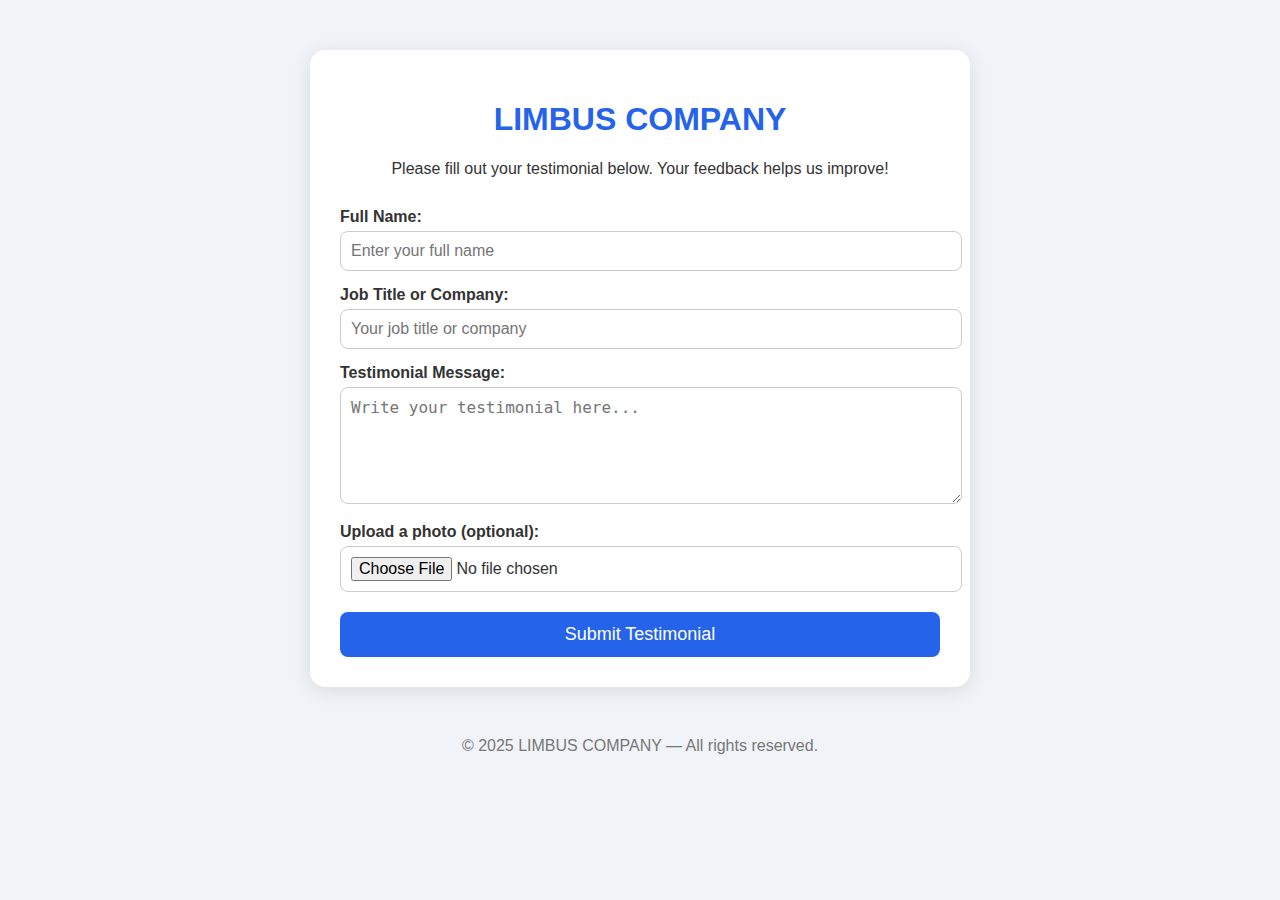
<file: Testimonial/testimonial.html>
<!-- ============================= -->
<!-- ✅ หน้าเว็บ Testimonial Page -->
<!-- ============================= -->
<!DOCTYPE html>
<html lang="en">
<head>
    <meta charset="UTF-8">
    <meta name="viewport" content="width=device-width, initial-scale=1.0">
    <title>LIMBUS COMPANY</title>

    <!-- ลิงก์เชื่อมกับไฟล์ CSS -->
    <link rel="stylesheet" href="style.css">
</head>
<body>
    <div class="container">
        <h1>LIMBUS COMPANY</h1>
        <p>Please fill out your testimonial below. Your feedback helps us improve!</p>

        <form class="testimonial-form">
            <!-- ช่องกรอกชื่อ -->
            <label for="name">Full Name:</label>
            <input type="text" id="name" placeholder="Enter your full name" required>

            <!-- ช่องกรอกตำแหน่งงาน -->
            <label for="position">Job Title or Company:</label>
            <input type="text" id="position" placeholder="Your job title or company">

            <!-- ช่องกรอกข้อความรับรอง -->
            <label for="message">Testimonial Message:</label>
            <textarea id="message" rows="5" placeholder="Write your testimonial here..." required></textarea>

            <!-- ช่องอัปโหลดรูปภาพ -->
            <label for="photo">Upload a photo (optional):</label>
            <input type="file" id="photo" accept="image/*">

            <!-- ปุ่มส่ง -->
            <button type="submit">Submit Testimonial</button>
        </form>
    </div>

    <footer>
        <p>© 2025 LIMBUS COMPANY — All rights reserved.</p>
    </footer>
</body>
</html>
</file>
<file: css/styles.css>
/* Base */
body {
  padding-top: 80px;
  font-family: system-ui, -apple-system, BlinkMacSystemFont, "Segoe UI", sans-serif;
  color: #111827;
  background-color: #ffffff;
}

.logo-dot {
  width: 10px;
  height: 10px;
  border-radius: 999px;
  background: #22c55e;
}

/* Hero */
.hero-section {
  padding: 100px 0 80px;
  background: radial-gradient(circle at top left, #bbf7d0 0, #ffffff 40%),
              radial-gradient(circle at top right, #bfdbfe 0, #ffffff 45%);
}
.hero-title {
  font-size: clamp(2rem, 3.1vw, 3rem);
  line-height: 1.3;
}
.bg-success-soft {
  background-color: #dcfce7;
}
.hero-card {
  background-color: #ffffff;
  border-radius: 24px;
  padding: 20px 18px;
  box-shadow: 0 18px 45px rgba(15,23,42,0.14);
  border: 1px solid #e5e7eb;
  backdrop-filter: blur(4px);
}
.hero-trust div {
  font-size: 0.85rem;
  color: #4b5563;
}

/* Sections */
.section-pad {
  padding: 70px 0;
}
.section-title {
  font-weight: 700;
  font-size: 1.7rem;
}
.section-subtitle {
  color: #6b7280;
  max-width: 680px;
  margin-left: auto;
  margin-right: auto;
}

/* Feature cards */
.feature-card {
  background-color: #ffffff;
  border-radius: 18px;
  padding: 20px;
  border: 1px solid #e5e7eb;
  box-shadow: 0 10px 25px rgba(15,23,42,0.04);
}
.icon-wrap {
  width: 38px;
  height: 38px;
  border-radius: 14px;
  display: flex;
  align-items: center;
  justify-content: center;
  background-color: #eff6ff;
  color: #2563eb;
  margin-bottom: 10px;
}

/* Product cards */
.product-img {
  object-fit: cover;
  width: 100%;
  height: 140px;
}
.ingredient-card {
  padding: 18px 16px;
  border-radius: 16px;
  border: 1px solid #e5e7eb;
  background-color: #ffffff;
  transition: transform .18s ease, box-shadow .18s ease;
}
.ingredient-card:hover {
  transform: translateY(-3px);
  box-shadow: 0 12px 28px rgba(15,23,42,0.08);
}

/* Plans */
.plan-card {
  padding: 22px 20px;
  border-radius: 20px;
  border: 1px solid #e5e7eb;
  background-color: #ffffff;
  box-shadow: 0 10px 26px rgba(15,23,42,0.03);
}
.plan-featured {
  border-color: #2563eb;
  box-shadow: 0 18px 45px rgba(37,99,235,0.16);
}
.price-tag {
  font-weight: 700;
  font-size: 1.25rem;
  margin-bottom: 8px;
}

/* Testimonials */
.testimonial-card {
  padding: 20px 18px;
  border-radius: 18px;
  border: 1px solid #e5e7eb;
  background-color: #ffffff;
  font-size: 0.95rem;
  color: #4b5563;
  box-shadow: 0 10px 20px rgba(15,23,42,0.04);
}
.testimonial-card p {
  margin-bottom: 10px;
}

/* Social */
#social {
  border-radius: 40px 40px 0 0;
  margin-top: 40px;
}
.social-pill {
  padding: 8px 18px;
  border-radius: 999px;
  border: 1px solid rgba(249,250,251,0.9);
  color: #f9fafb;
  text-decoration: none;
  font-size: 0.9rem;
  display: inline-flex;
  align-items: center;
  gap: 6px;
}
.social-pill:hover {
  background-color: #f9fafb;
  color: #111827;
}

/* About / Team */
.about-hero {
  padding-top: 110px;
  padding-bottom: 35px;
  background: linear-gradient(to bottom, #eff6ff, #ffffff);
}
.member-card {
  padding: 18px 16px 20px;
  border-radius: 18px;
  border: 1px solid #e5e7eb;
  background-color: #ffffff;
  box-shadow: 0 10px 24px rgba(15,23,42,0.04);
}
.member-photo {
  width: 72px;
  height: 72px;
  border-radius: 999px;
  background: #eff6ff;
  display: flex;
  align-items: center;
  justify-content: center;
  font-size: 2rem;
  color: #2563eb;
  margin-left: auto;
  margin-right: auto;
}
.member-link {
  font-size: 0.85rem;
  text-decoration: none;
  color: #2563eb;
}
.member-link:hover {
  text-decoration: underline;
}
.goal-list li {
  margin-bottom: 8px;
}

/* Navbar */
.nav-link {
  font-weight: 500;
  color: #6b7280 !important;
}
.nav-link:hover,
.nav-link.active {
  color: #2563eb !important;
}

/* Offcanvas Cart */
#cartDrawer {
  max-width: 360px;
}
#cartItems .cart-line {
  display: flex;
  justify-content: space-between;
  align-items: center;
  gap: 8px;
  padding: 6px 0;
  border-bottom: 1px solid #f3f4f6;
}
#cartItems .cart-line span {
  font-size: 0.85rem;
}
.remove-item {
  border: none;
  background: transparent;
  padding: 0;
  font-size: 0.85rem;
  color: #dc2626;
}

/* Responsive */
@media (max-width: 575.98px) {
  .hero-section {
    padding-top: 110px;
    padding-bottom: 60px;
  }
}
.qty-pill {
  display: inline-flex;
  align-items: center;
  gap: 6px;
  padding: 4px 10px;
  border-radius: 999px;
  border: 1px solid #22c55e;
  font-size: 0.8rem;
  margin-bottom: 8px;
}
.qty-pill .qty-btn {
  border: none;
  background: transparent;
  font-size: 1rem;
  line-height: 1;
  padding: 0 4px;
  color: #16a34a;
}
.qty-pill .qty-val {
  min-width: 14px;
  text-align: center;
}
.card{
  background:#fff;
  border:1px solid #e2e8f0;
  border-radius:12px;
  padding:16px;

  /* เพิ่มสามบรรทัดนี้ */
  text-align:center;
  display:flex;
  flex-direction:column;
  align-items:center;
}
.avatar{
  width:160px;           /* จาก 120px */
  height:160px;          /* จาก 120px */
  border-radius:50%;
  object-fit:cover;
  display:block;
  margin:0 auto 12px;    /* จัดกลาง + เว้นห่างจากชื่อ */
}
</file>
<file: Testimonial/style.css>
/* ============================= */
/* ✅ การตกแต่งหน้าเว็บ CSS */
/* ============================= */

body {
    font-family: Arial, sans-serif;
    background: #f0f4f8;
    margin: 0;
    padding: 0;
    color: #333;
}

.container {
    width: 90%;
    max-width: 600px;
    background: #fff;
    margin: 50px auto;
    padding: 30px;
    border-radius: 15px;
    box-shadow: 0 4px 20px rgba(0,0,0,0.1);
}

h1 {
    text-align: center;
    color:  #2563eb;
}

p {
    text-align: center;
    margin-bottom: 30px;
}

label {
    display: block;
    margin-top: 15px;
    font-weight: bold;
}

input, textarea {
    width: 100%;
    padding: 10px;
    margin-top: 5px;
    border: 1px solid #ccc;
    border-radius: 8px;
    font-size: 16px;
}

button {
    margin-top: 20px;
    width: 100%;
    padding: 12px;
    background:  #2563eb;
    color: white;
    border: none;
    border-radius: 8px;
    font-size: 18px;
    cursor: pointer;
    transition: 0.3s;
}

button:hover {
    background: #2563eb;
}

footer {
    text-align: center;
    margin-top: 50px;
    color: #777;
}
</file>
